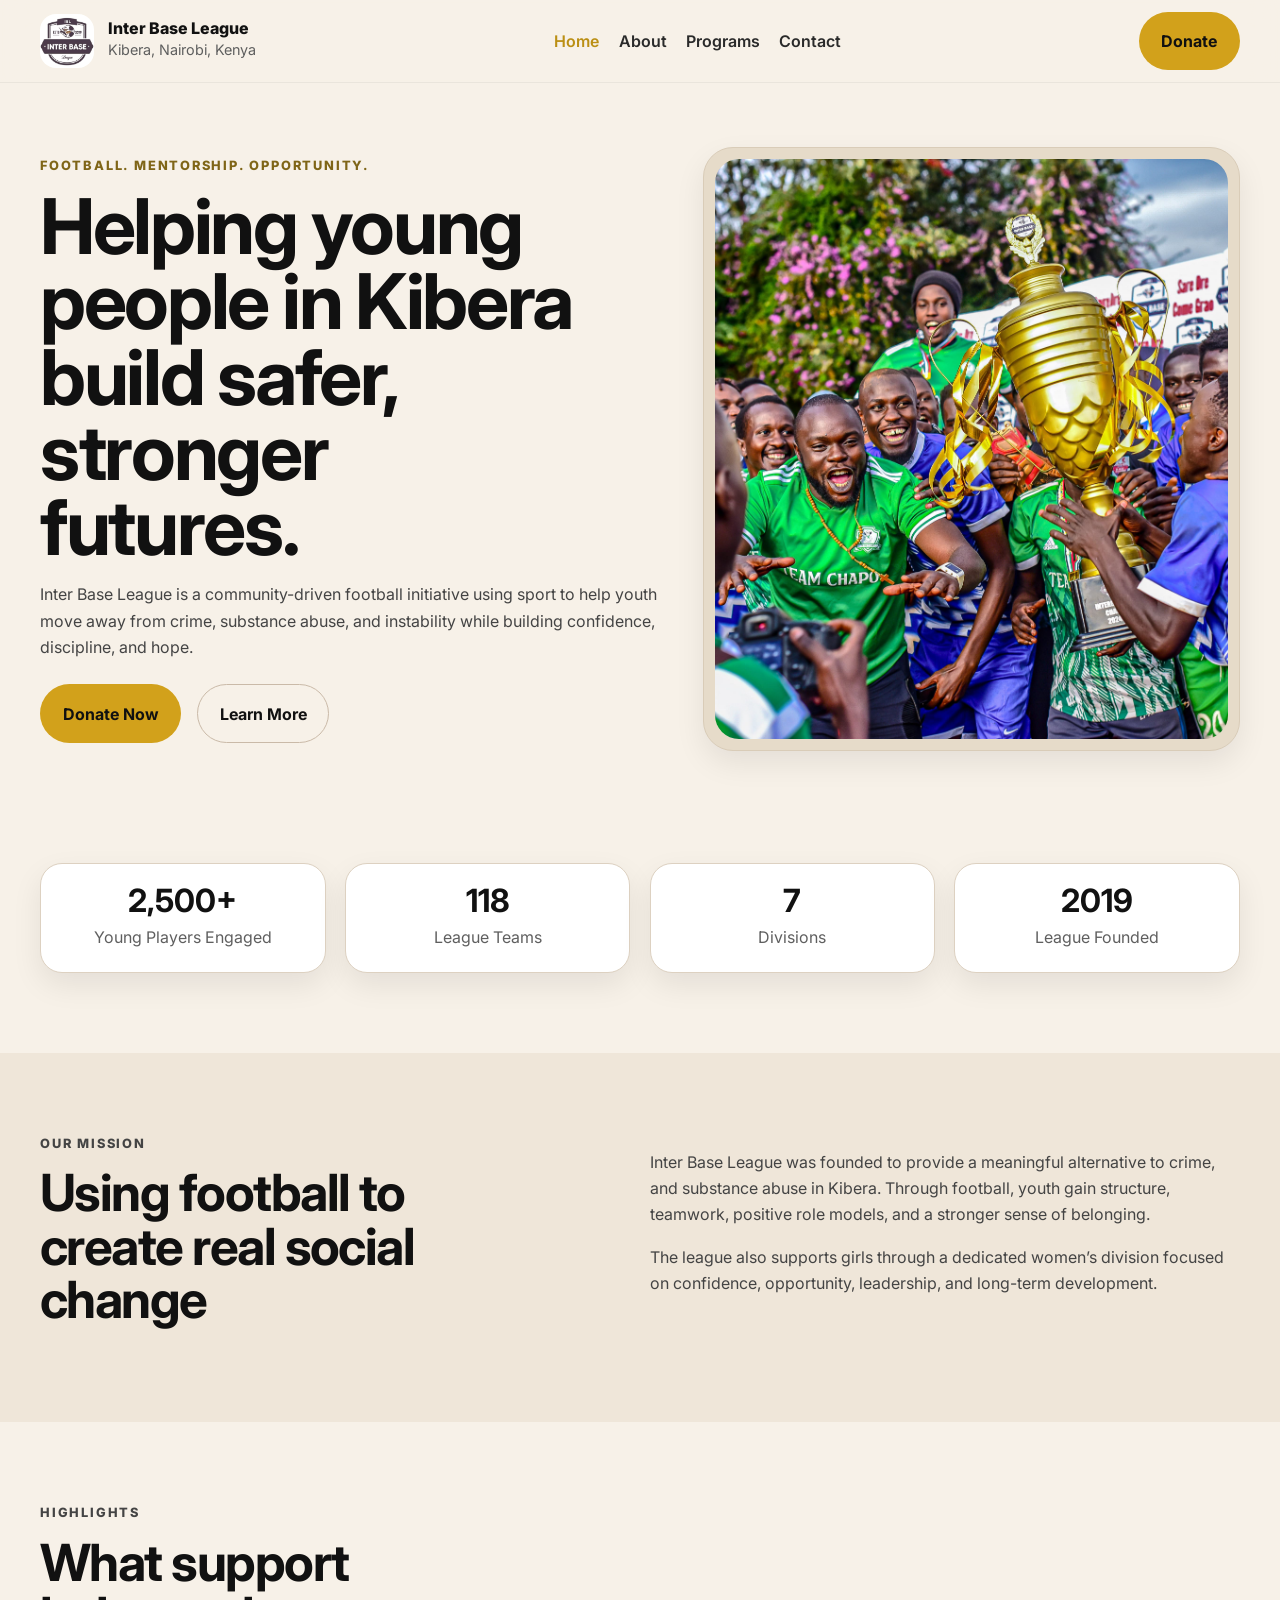
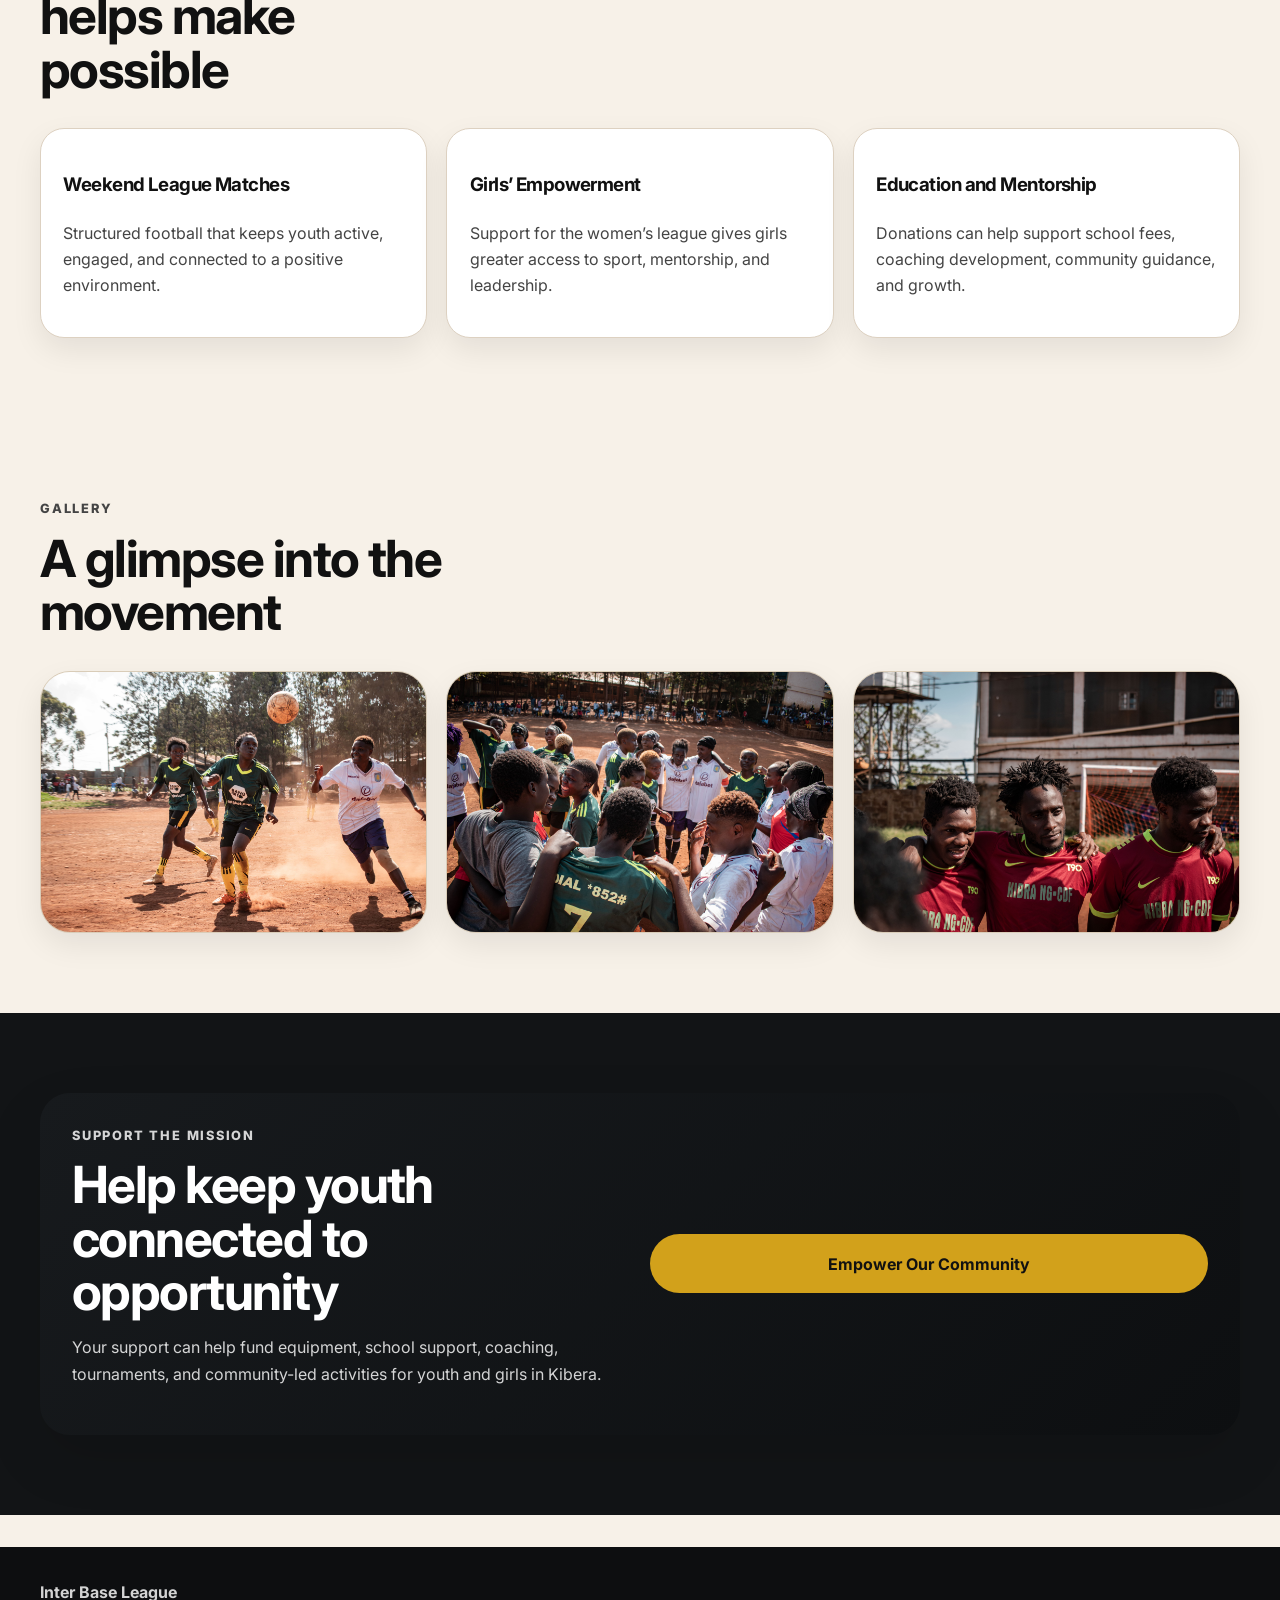
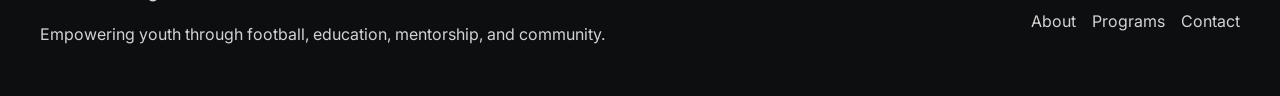
<file: index.html>
<!DOCTYPE html>
<html lang="en">
<head>
  <meta charset="UTF-8" />
  <meta name="viewport" content="width=device-width, initial-scale=1.0" />
  <title>Inter Base League | Home</title>
  <meta name="description" content="Support Inter Base League in Kibera, Nairobi through football, mentorship, education, and community development." />
  <link rel="preconnect" href="https://fonts.googleapis.com">
  <link rel="preconnect" href="https://fonts.gstatic.com" crossorigin>
  <link href="https://fonts.googleapis.com/css2?family=Inter:wght@400;500;600;700;800;900&display=swap" rel="stylesheet">
  <link rel="stylesheet" href="style.css" />
   <link rel="icon" type="image/png" href="favicon.png">
</head>
<body>
  <header class="site-header">
    <div class="container nav">
      <a href="index.html" class="brand">
        <div class="brand-mark">
          <img src="newlogo.png" alt="Inter Base League logo" onerror="this.parentElement.innerHTML='LOGO'">
        </div>
        <div class="brand-copy">
          <span class="brand-title">Inter Base League</span>
          <span class="brand-subtitle">Kibera, Nairobi, Kenya</span>
        </div>
      </a>

      <nav class="desktop-nav">
        <a href="index.html" class="active">Home</a>
        <a href="about.html">About</a>
        <a href="programs.html">Programs</a>
        <a href="contact.html">Contact</a>
      </nav>

      <div class="nav-actions">
        <a href="donate.html" class="btn btn-primary nav-btn">Donate</a>
        <button class="menu-toggle" aria-label="Open menu">☰</button>
      </div>
    </div>

    <div class="container mobile-nav">
      <div class="mobile-nav-inner">
        <a href="index.html" class="active">Home</a>
        <a href="about.html">About</a>
        <a href="programs.html">Programs</a>
        <a href="contact.html">Contact</a>
      </div>
    </div>
  </header>

  <main>
    <section class="page-hero">
      <div class="container page-hero-grid">
        <div>
          <p class="eyebrow">Football. Mentorship. Opportunity.</p>
          <h1>Helping young people in Kibera build safer, stronger futures.</h1>
          <p class="lead">
            Inter Base League is a community-driven football initiative using sport to help
            youth move away from crime, substance abuse, and instability while building
            confidence, discipline, and hope.
          </p>
          <div style="display:flex;gap:1rem;flex-wrap:wrap;margin-top:1.5rem;">
            <a href="donate.html" class="btn btn-primary">Donate Now</a>
            <a href="about.html" class="btn btn-secondary">Learn More</a>
          </div>
        </div>

        <div class="hero-frame">
          <img
            src="newhome-hero.jpg"
            alt="Inter Base League players and community"
            class="hero-media-fixed"
            onerror="this.replaceWith(Object.assign(document.createElement('div'), {className:'placeholder placeholder-tall', textContent:'Home Hero Photo Placeholder'}))"
          />
        </div>
      </div>
    </section>

    <section class="section">
      <div class="container stats-grid">
        <div class="stat-box">
          <strong>2,500+</strong>
          <span>Young Players Engaged</span>
        </div>
        <div class="stat-box">
          <strong>118</strong>
          <span>League Teams</span>
        </div>
        <div class="stat-box">
          <strong>7</strong>
          <span>Divisions</span>
        </div>
        <div class="stat-box">
          <strong>2019</strong>
          <span>League Founded</span>
        </div>
      </div>
    </section>

    <section class="section section-soft">
      <div class="container split">
        <div>
          <p class="eyebrow">Our mission</p>
          <h2>Using football to create real social change</h2>
        </div>
        <div class="copy-block">
          <p>
            Inter Base League was founded to provide a meaningful alternative to crime,
            and substance abuse in Kibera. Through football, youth gain
            structure, teamwork, positive role models, and a stronger sense of belonging.
          </p>
          <p>
            The league also supports girls through a dedicated women’s division focused on
            confidence, opportunity, leadership, and long-term development.
          </p>
        </div>
      </div>
    </section>

    <section class="section">
      <div class="container section-heading">
        <p class="eyebrow">Highlights</p>
        <h2>What support helps make possible</h2>
      </div>

      <div class="container cards-3">
        <article class="card">
          <h3>Weekend League Matches</h3>
          <p>Structured football that keeps youth active, engaged, and connected to a positive environment.</p>
        </article>
        <article class="card">
          <h3>Girls’ Empowerment</h3>
          <p>Support for the women’s league gives girls greater access to sport, mentorship, and leadership.</p>
        </article>
        <article class="card">
          <h3>Education and Mentorship</h3>
          <p>Donations can help support school fees, coaching development, community guidance, and growth.</p>
        </article>
      </div>
    </section>

    <section class="section">
      <div class="container section-heading">
        <p class="eyebrow">Gallery</p>
        <h2>A glimpse into the movement</h2>
      </div>

      <div class="container gallery-grid">
        <div class="gallery-card">
          <img src="newgallery-1.jpg" alt="Inter Base League gallery image 1" class="media image-small" onerror="this.replaceWith(Object.assign(document.createElement('div'), {className:'placeholder placeholder-small', textContent:'Gallery Photo 1'}))">
        </div>
        <div class="gallery-card">
          <img src="newgallery-2.jpg" alt="Inter Base League gallery image 2" class="media image-small" onerror="this.replaceWith(Object.assign(document.createElement('div'), {className:'placeholder placeholder-small', textContent:'Gallery Photo 2'}))">
        </div>
        <div class="gallery-card">
          <img src="newgallery-3.jpg" alt="Inter Base League gallery image 3" class="media image-small" onerror="this.replaceWith(Object.assign(document.createElement('div'), {className:'placeholder placeholder-small', textContent:'Gallery Photo 3'}))">
        </div>
      </div>
    </section>

    <section class="section section-dark">
      <div class="container cta-banner">
        <div class="cta-grid">
          <div>
            <p class="eyebrow eyebrow-light">Support the mission</p>
            <h2>Help keep youth connected to opportunity</h2>
            <p>
              Your support can help fund equipment, school support, coaching, tournaments,
              and community-led activities for youth and girls in Kibera.
            </p>
          </div>
          <div style="display:flex;flex-direction:column;gap:1rem;justify-content:center;">
            <a href="donate.html" class="btn btn-primary btn-block">Empower Our Community</a>
          </div>
        </div>
      </div>
    </section>
  </main>

  <footer class="site-footer">
    <div class="container footer-grid">
      <div>
        <strong>Inter Base League</strong>
        <p>Empowering youth through football, education, mentorship, and community.</p>
      </div>
      <div class="footer-links">
        <a href="about.html">About</a>
        <a href="programs.html">Programs</a>
        <a href="contact.html">Contact</a>
      </div>
    </div>
  </footer>

  <script src="script.js"></script>
</body>
</html>
</file>
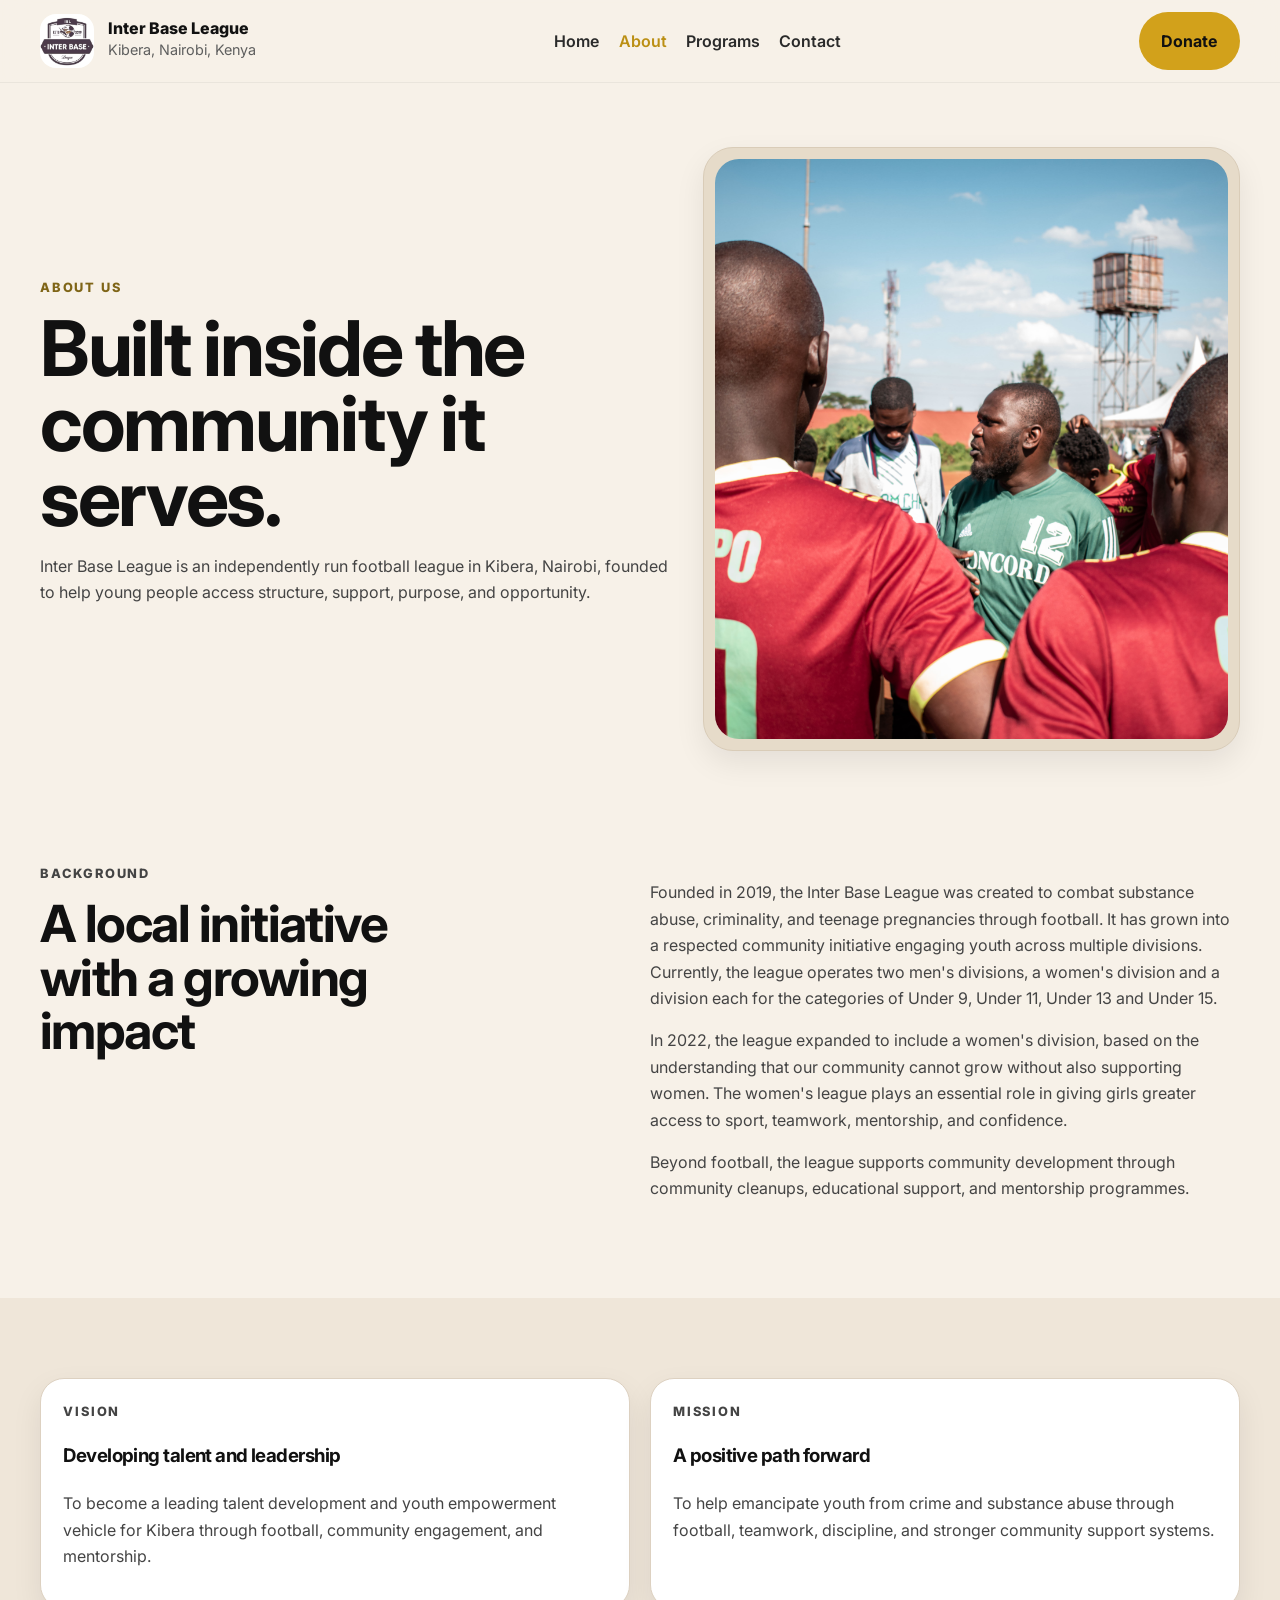
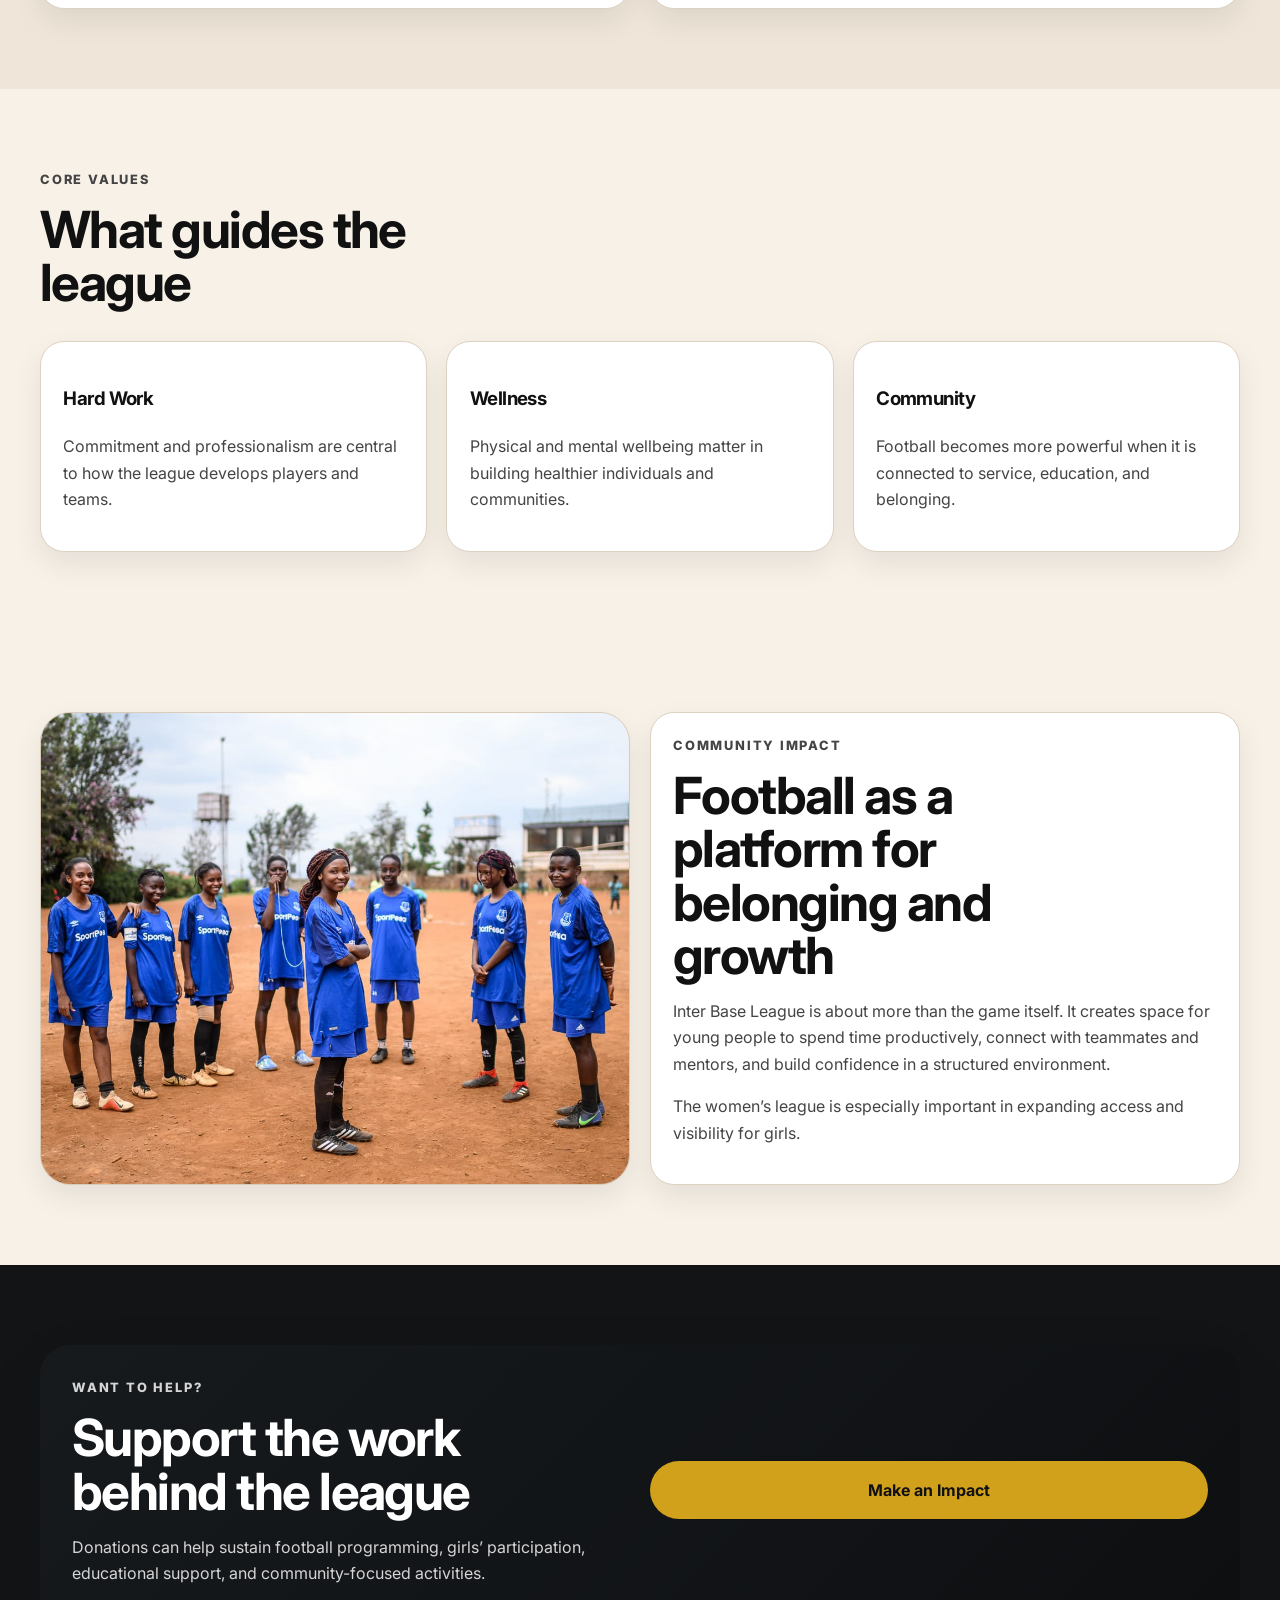
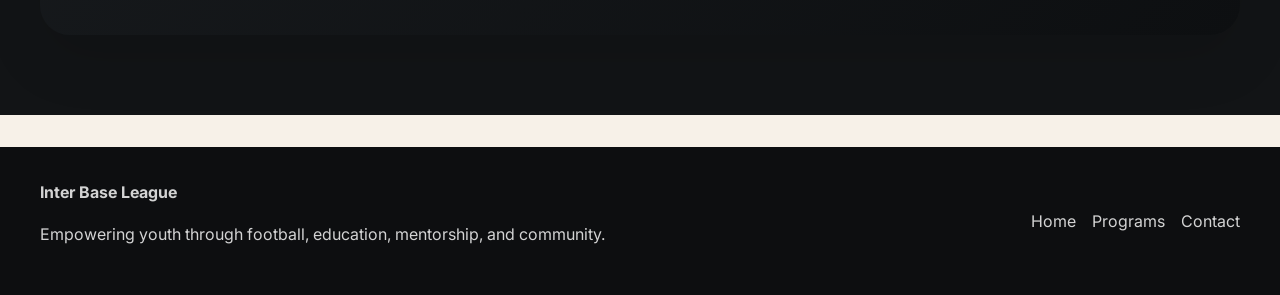
<file: about.html>
<!DOCTYPE html>
<html lang="en">
<head>
  <meta charset="UTF-8" />
  <meta name="viewport" content="width=device-width, initial-scale=1.0" />
  <title>Inter Base League | About</title>
  <meta name="description" content="Learn about Inter Base League, its mission, vision, and community impact in Kibera, Nairobi." />
  <link rel="preconnect" href="https://fonts.googleapis.com">
  <link rel="preconnect" href="https://fonts.gstatic.com" crossorigin>
  <link href="https://fonts.googleapis.com/css2?family=Inter:wght@400;500;600;700;800;900&display=swap" rel="stylesheet">
  <link rel="stylesheet" href="style.css" />
</head>
<body>
  <header class="site-header">
    <div class="container nav">
      <a href="index.html" class="brand">
        <div class="brand-mark">
          <img src="newlogo.png" alt="Inter Base League logo" onerror="this.parentElement.innerHTML='LOGO'">
        </div>
        <div class="brand-copy">
          <span class="brand-title">Inter Base League</span>
          <span class="brand-subtitle">Kibera, Nairobi, Kenya</span>
        </div>
      </a>

      <nav class="desktop-nav">
        <a href="index.html">Home</a>
        <a href="about.html" class="active">About</a>
        <a href="programs.html">Programs</a>
        <a href="contact.html">Contact</a>
      </nav>

      <div class="nav-actions">
        <a href="donate.html" class="btn btn-primary nav-btn">Donate</a>
        <button class="menu-toggle" aria-label="Open menu">☰</button>
      </div>
    </div>

    <div class="container mobile-nav">
      <div class="mobile-nav-inner">
        <a href="index.html">Home</a>
        <a href="about.html" class="active">About</a>
        <a href="programs.html">Programs</a>
        <a href="contact.html">Contact</a>
      </div>
    </div>
  </header>

  <main>
    <section class="page-hero">
      <div class="container page-hero-grid">
        <div>
          <p class="eyebrow">About us</p>
          <h1>Built inside the community it serves.</h1>
          <p class="lead">
            Inter Base League is an independently run football league in Kibera, Nairobi,
            founded to help young people access structure, support, purpose, and opportunity.
          </p>
        </div>
        <div class="hero-frame">
          <img
            src="newabout-hero.jpg"
            alt="About Inter Base League"
            class="hero-media-fixed"
            onerror="this.replaceWith(Object.assign(document.createElement('div'), {className:'placeholder placeholder-tall', textContent:'About Page Photo Placeholder'}))"
          />
        </div>
      </div>
    </section>

    <section class="section">
      <div class="container split">
        <div>
          <p class="eyebrow">Background</p>
          <h2>A local initiative with a growing impact</h2>
        </div>
        <div class="copy-block">
          <p>
            Founded in 2019, the Inter Base League was created to combat substance abuse,
            criminality, and teenage pregnancies through football. It has grown into a
            respected community initiative engaging youth across multiple divisions. 
            Currently, the league operates two men's divisions, a women's division and a 
            division each for the categories of Under 9, Under 11, Under 13 and Under 15.
          </p>
          <p>
            In 2022, the league expanded to include a women's division, based on the understanding
            that our community cannot grow without also supporting women. The women's league plays an
            essential role in giving girls greater access to sport, teamwork, mentorship, and confidence.
          </p>
          <p>
            Beyond football, the league supports community development through community cleanups,
            educational support, and mentorship programmes.
          </p>
        </div>
      </div>
    </section>

    <section class="section section-soft">
      <div class="container cards-2">
        <article class="card">
          <p class="eyebrow">Vision</p>
          <h3>Developing talent and leadership</h3>
          <p>
            To become a leading talent development and youth empowerment vehicle for Kibera
            through football, community engagement, and mentorship.
          </p>
        </article>

        <article class="card">
          <p class="eyebrow">Mission</p>
          <h3>A positive path forward</h3>
          <p>
            To help emancipate youth from crime and substance abuse through football,
            teamwork, discipline, and stronger community support systems.
          </p>
        </article>
      </div>
    </section>

    <section class="section">
      <div class="container section-heading">
        <p class="eyebrow">Core Values</p>
        <h2>What guides the league</h2>
      </div>

      <div class="container cards-3">
        <article class="card">
          <h3>Hard Work</h3>
          <p>Commitment and professionalism are central to how the league develops players and teams.</p>
        </article>
        <article class="card">
          <h3>Wellness</h3>
          <p>Physical and mental wellbeing matter in building healthier individuals and communities.</p>
        </article>
        <article class="card">
          <h3>Community</h3>
          <p>Football becomes more powerful when it is connected to service, education, and belonging.</p>
        </article>
      </div>
    </section>

    <section class="section">
      <div class="container two-col">
        <div class="image-card">
          <img
            src="newwomens-league-1.jpg"
            alt="Girls participating in Inter Base League"
            class="media image-medium"
            onerror="this.replaceWith(Object.assign(document.createElement('div'), {className:'placeholder placeholder-medium', textContent:'Women’s League Photo Placeholder'}))"
          />
        </div>
        <div class="side-panel">
          <p class="eyebrow">Community Impact</p>
          <h2>Football as a platform for belonging and growth</h2>
          <p>
            Inter Base League is about more than the game itself. It creates space for young
            people to spend time productively, connect with teammates and mentors, and build
            confidence in a structured environment.
          </p>
          <p>
            The women’s league is especially important in expanding access and visibility for girls.
          </p>
        </div>
      </div>
    </section>

    <section class="section section-dark">
      <div class="container cta-banner">
        <div class="cta-grid">
          <div>
            <p class="eyebrow eyebrow-light">Want to help?</p>
            <h2>Support the work behind the league</h2>
            <p>
              Donations can help sustain football programming, girls’ participation,
              educational support, and community-focused activities.
            </p>
          </div>
          <div style="display:flex;align-items:center;">
            <a href="donate.html" class="btn btn-primary btn-block">Make an Impact</a>
          </div>
        </div>
      </div>
    </section>
  </main>

  <footer class="site-footer">
    <div class="container footer-grid">
      <div>
        <strong>Inter Base League</strong>
        <p>Empowering youth through football, education, mentorship, and community.</p>
      </div>
      <div class="footer-links">
        <a href="index.html">Home</a>
        <a href="programs.html">Programs</a>
        <a href="contact.html">Contact</a>
      </div>
    </div>
  </footer>

  <script src="script.js"></script>
</body>
</html>
</file>
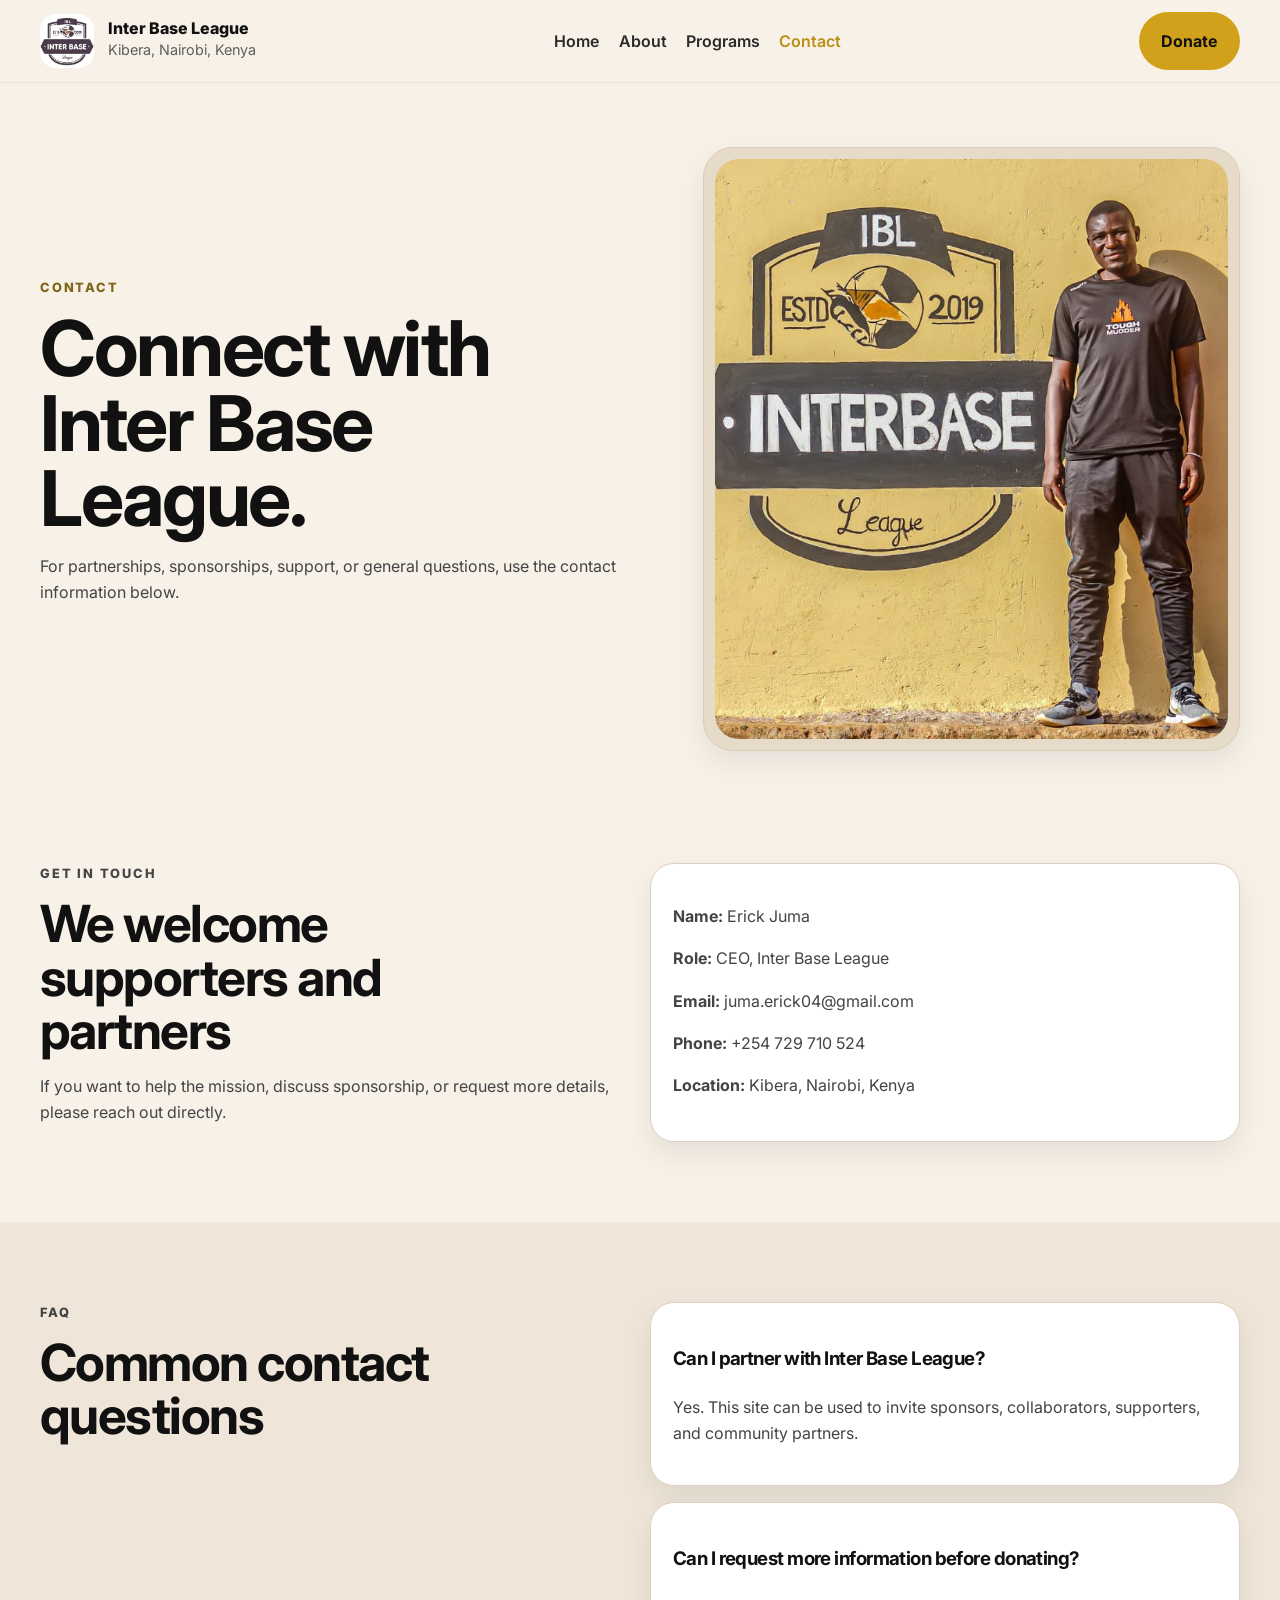
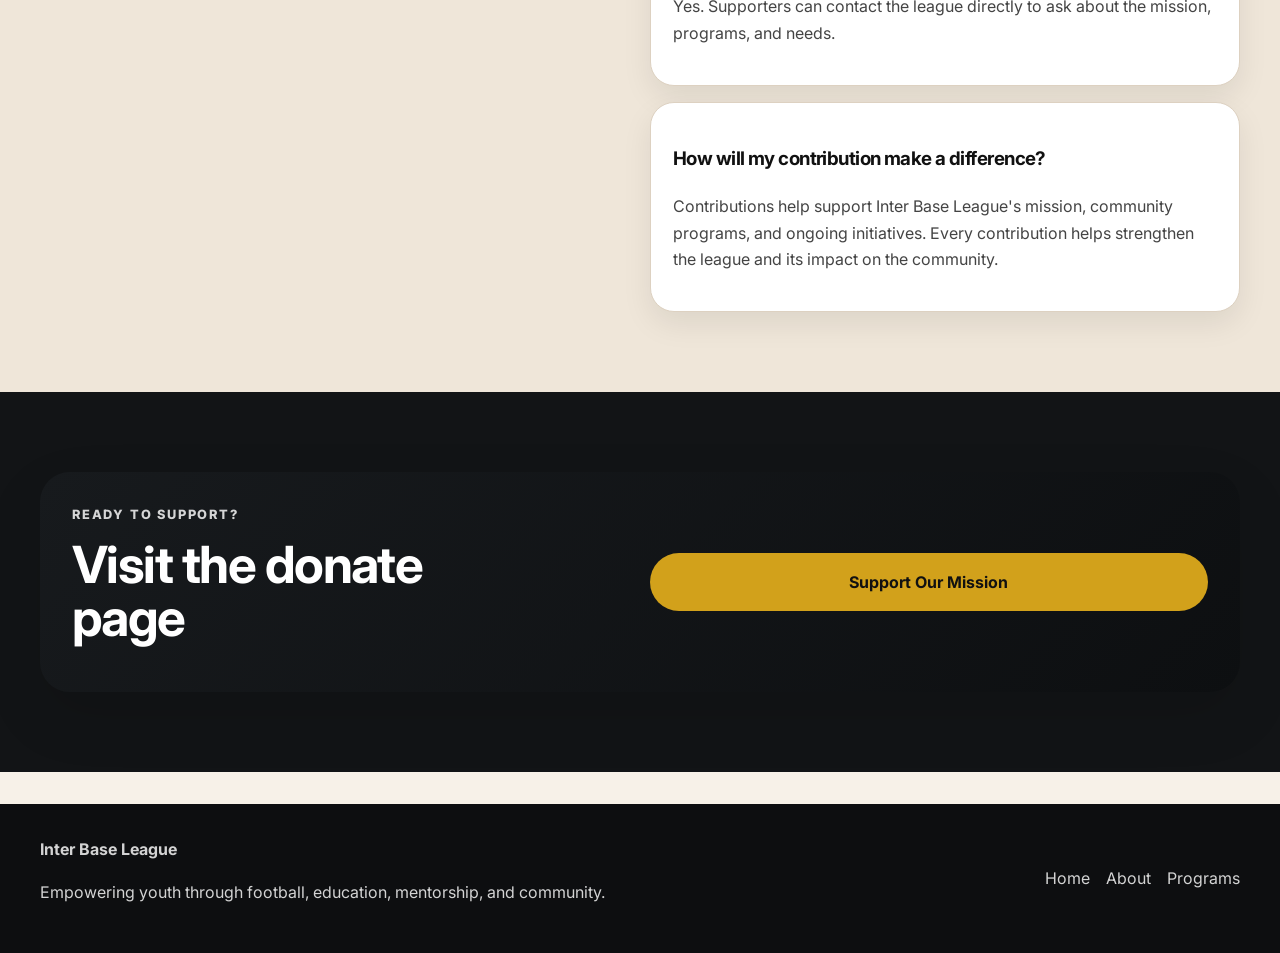
<file: contact.html>
<!DOCTYPE html>
<html lang="en">
<head>
  <meta charset="UTF-8" />
  <meta name="viewport" content="width=device-width, initial-scale=1.0" />
  <title>Inter Base League | Contact</title>
  <meta name="description" content="Contact Inter Base League for donations, partnerships, sponsorships, and more information." />
  <link rel="preconnect" href="https://fonts.googleapis.com">
  <link rel="preconnect" href="https://fonts.gstatic.com" crossorigin>
  <link href="https://fonts.googleapis.com/css2?family=Inter:wght@400;500;600;700;800;900&display=swap" rel="stylesheet">
  <link rel="stylesheet" href="style.css" />
</head>
<body>
  <header class="site-header">
    <div class="container nav">
      <a href="index.html" class="brand">
        <div class="brand-mark">
          <img src="newlogo.png" alt="Inter Base League logo" onerror="this.parentElement.innerHTML='LOGO'">
        </div>
        <div class="brand-copy">
          <span class="brand-title">Inter Base League</span>
          <span class="brand-subtitle">Kibera, Nairobi, Kenya</span>
        </div>
      </a>

      <nav class="desktop-nav">
        <a href="index.html">Home</a>
        <a href="about.html">About</a>
        <a href="programs.html">Programs</a>
        <a href="contact.html" class="active">Contact</a>
      </nav>

      <div class="nav-actions">
        <a href="donate.html" class="btn btn-primary nav-btn">Donate</a>
        <button class="menu-toggle" aria-label="Open menu">☰</button>
      </div>
    </div>

    <div class="container mobile-nav">
      <div class="mobile-nav-inner">
        <a href="index.html">Home</a>
        <a href="about.html">About</a>
        <a href="programs.html">Programs</a>
        <a href="contact.html" class="active">Contact</a>
      </div>
    </div>
  </header>

  <main>
    <section class="page-hero">
      <div class="container page-hero-grid">
        <div>
          <p class="eyebrow">Contact</p>
          <h1>Connect with Inter Base League.</h1>
          <p class="lead">
            For partnerships, sponsorships, support, or general questions, use the contact information below.
          </p>
        </div>
        <div class="hero-frame">
          <img
            src="newcontact-hero.jpg"
            alt="Contact Inter Base League"
            class="hero-media-fixed"
            onerror="this.replaceWith(Object.assign(document.createElement('div'), {className:'placeholder placeholder-tall', textContent:'Contact Page Photo Placeholder'}))"
          />
        </div>
      </div>
    </section>

    <section class="section">
      <div class="container contact-grid">
        <div>
          <p class="eyebrow">Get in touch</p>
          <h2>We welcome supporters and partners</h2>
          <p class="section-intro-text">
            If you want to help the mission, discuss sponsorship, or request more details,
            please reach out directly.
          </p>
        </div>

        <div class="contact-card">
          <p><strong>Name:</strong> Erick Juma</p>
          <p><strong>Role:</strong> CEO, Inter Base League</p>
          <p><strong>Email:</strong> juma.erick04@gmail.com</p>
          <p><strong>Phone:</strong> +254 729 710 524</p>
          <p><strong>Location:</strong> Kibera, Nairobi, Kenya</p>
        </div>
      </div>
    </section>

    <section class="section section-soft">
      <div class="container faq-grid">
        <div>
          <p class="eyebrow">FAQ</p>
          <h2>Common contact questions</h2>
        </div>

        <div>
          <div class="faq-item">
            <h3>Can I partner with Inter Base League?</h3>
            <p>Yes. This site can be used to invite sponsors, collaborators, supporters, and community partners.</p>
          </div>
          <div class="faq-item" style="margin-top:1rem;">
            <h3>Can I request more information before donating?</h3>
            <p>Yes. Supporters can contact the league directly to ask about the mission, programs, and needs.</p>
          </div>
          <div class="faq-item" style="margin-top:1rem;">
            <h3>How will my contribution make a difference?</h3>
            <p>Contributions help support Inter Base League's mission, community programs, and ongoing initiatives. 
              Every contribution helps strengthen the league and its impact on the community.</p>
          </div>
        </div>
      </div>
    </section>

    <section class="section section-dark">
      <div class="container cta-banner">
        <div class="cta-grid">
          <div>
            <p class="eyebrow eyebrow-light">Ready to support?</p>
            <h2>Visit the donate page</h2>
          </div>
          <div style="display:flex;align-items:center;">
            <a href="donate.html" class="btn btn-primary btn-block">Support Our Mission</a>
          </div>
        </div>
      </div>
    </section>
  </main>

  <footer class="site-footer">
    <div class="container footer-grid">
      <div>
        <strong>Inter Base League</strong>
        <p>Empowering youth through football, education, mentorship, and community.</p>
      </div>
      <div class="footer-links">
        <a href="index.html">Home</a>
        <a href="about.html">About</a>
        <a href="programs.html">Programs</a>
      </div>
    </div>
  </footer>

  <script src="script.js"></script>
</body>
</html>
</file>
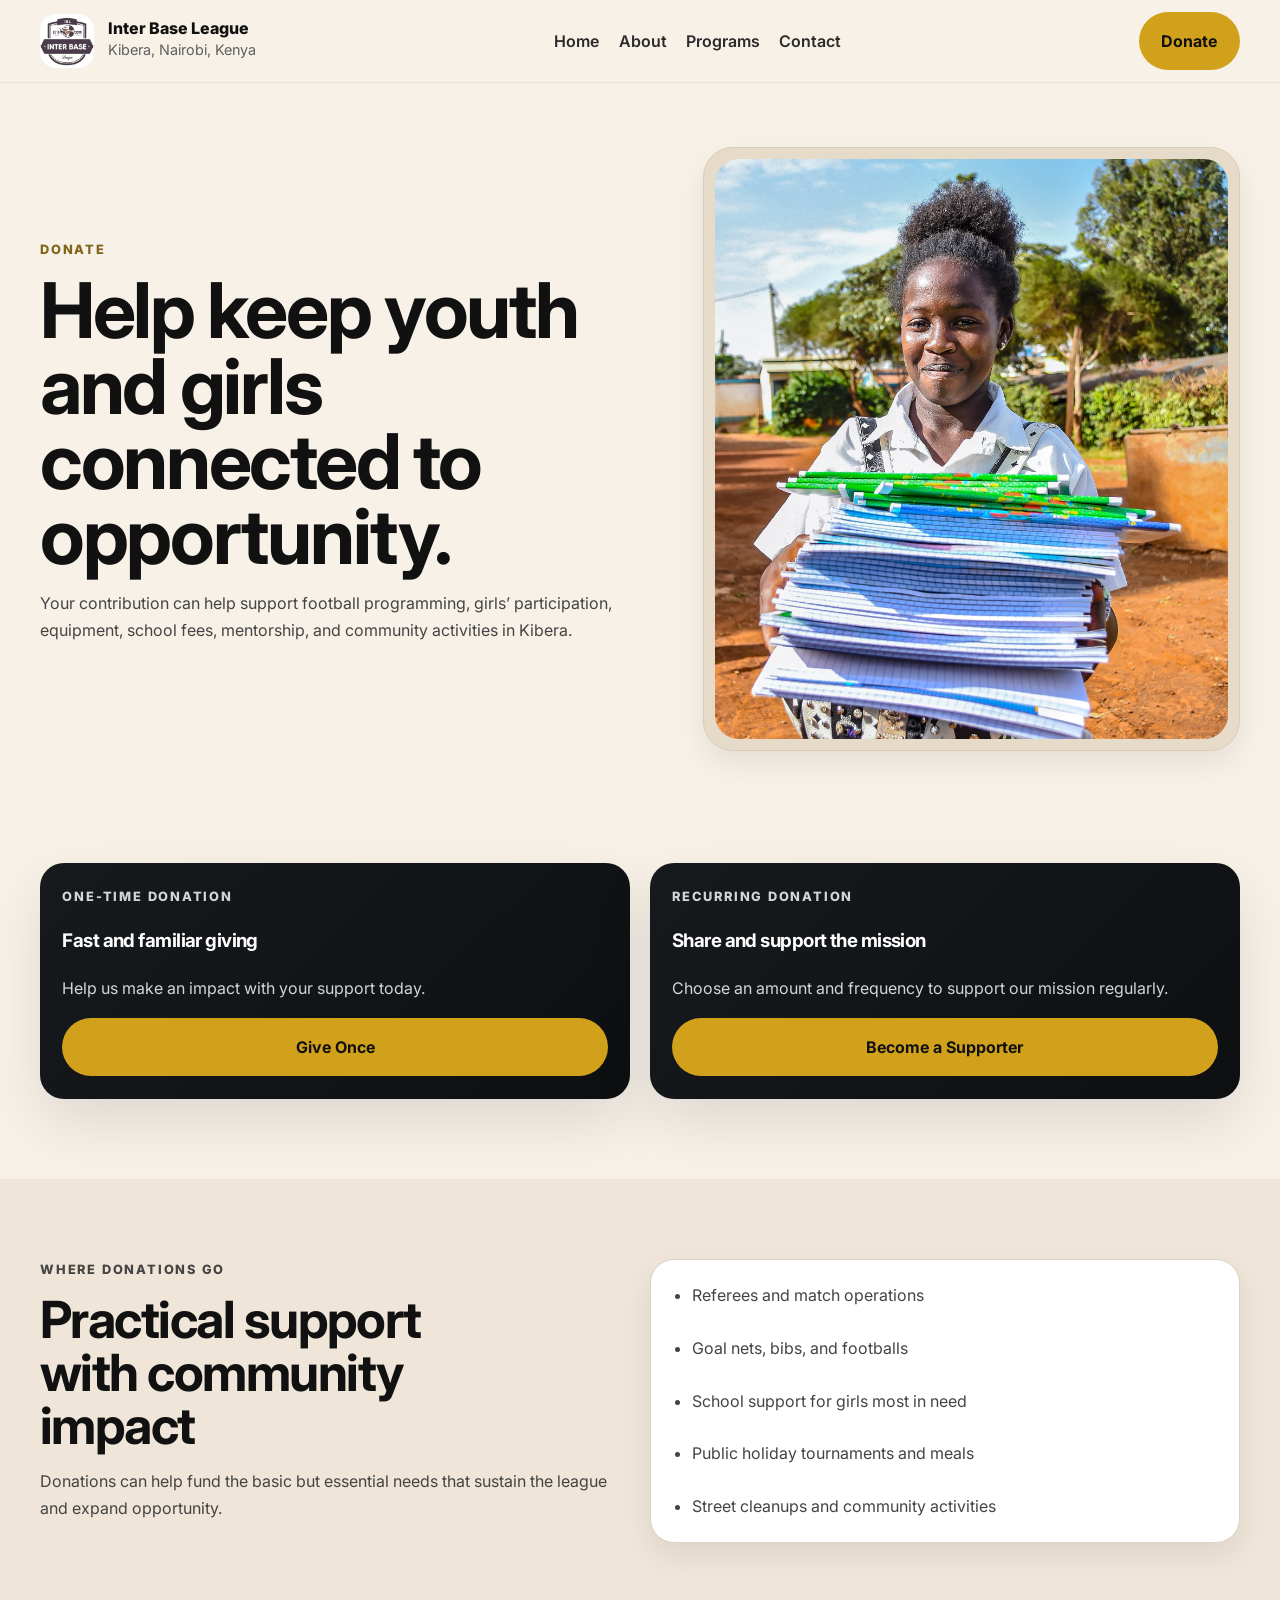
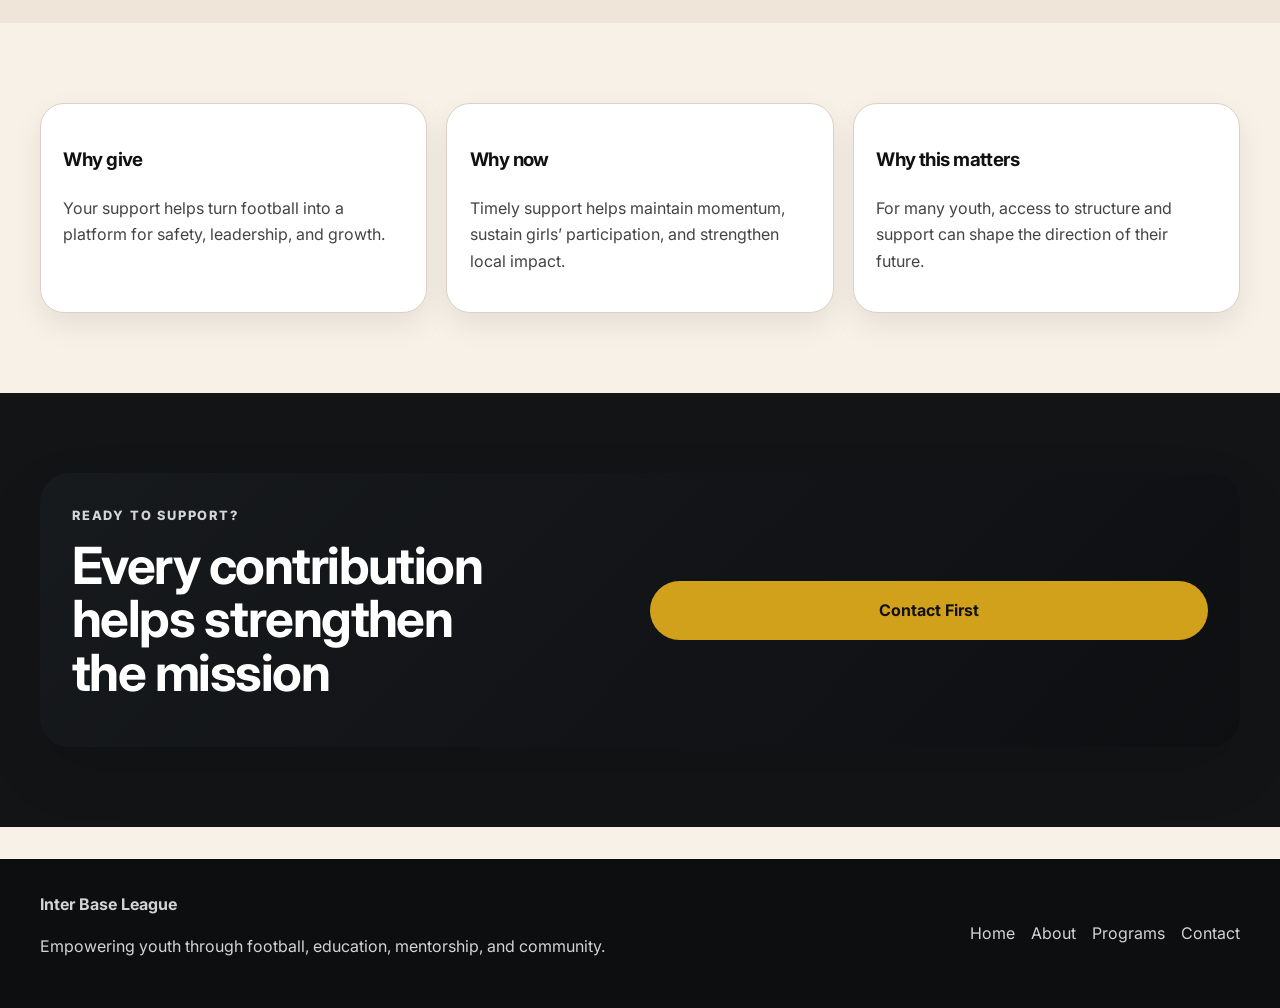
<file: donate.html>
<!DOCTYPE html>
<html lang="en">
<head>
  <meta charset="UTF-8" />
  <meta name="viewport" content="width=device-width, initial-scale=1.0" />
  <title>Inter Base League | Donate</title>
  <meta name="description" content="Donate to support Inter Base League's youth football, girls' programming, mentorship, education, and community work in Kibera." />
  <link rel="preconnect" href="https://fonts.googleapis.com">
  <link rel="preconnect" href="https://fonts.gstatic.com" crossorigin>
  <link href="https://fonts.googleapis.com/css2?family=Inter:wght@400;500;600;700;800;900&display=swap" rel="stylesheet">
  <link rel="stylesheet" href="style.css" />
</head>
<body>
  <header class="site-header">
    <div class="container nav">
      <a href="index.html" class="brand">
        <div class="brand-mark">
          <img src="newlogo.png" alt="Inter Base League logo" onerror="this.parentElement.innerHTML='LOGO'">
        </div>
        <div class="brand-copy">
          <span class="brand-title">Inter Base League</span>
          <span class="brand-subtitle">Kibera, Nairobi, Kenya</span>
        </div>
      </a>

      <nav class="desktop-nav">
        <a href="index.html">Home</a>
        <a href="about.html">About</a>
        <a href="programs.html">Programs</a>
        <a href="contact.html">Contact</a>
      </nav>

      <div class="nav-actions">
        <a href="donate.html" class="btn btn-primary nav-btn">Donate</a>
        <button class="menu-toggle" aria-label="Open menu">☰</button>
      </div>
    </div>

    <div class="container mobile-nav">
      <div class="mobile-nav-inner">
        <a href="index.html">Home</a>
        <a href="about.html">About</a>
        <a href="programs.html">Programs</a>
        <a href="contact.html">Contact</a>
      </div>
    </div>
  </header>

  <main>
    <section class="page-hero">
      <div class="container page-hero-grid">
        <div>
          <p class="eyebrow">Donate</p>
          <h1>Help keep youth and girls connected to opportunity.</h1>
          <p class="lead">
            Your contribution can help support football programming, girls’ participation,
            equipment, school fees, mentorship, and community activities in Kibera.
          </p>
        </div>
        <div class="hero-frame">
          <img
            src="newdonate-hero.jpg"
            alt="Support Inter Base League"
            class="hero-media-fixed"
            onerror="this.replaceWith(Object.assign(document.createElement('div'), {className:'placeholder placeholder-tall', textContent:'Donate Page Photo Placeholder'}))"
          />
        </div>
      </div>
    </section>

    <section class="section">
      <div class="container cards-2">
        <article class="panel dark">
          <p class="eyebrow eyebrow-light">One-Time Donation</p>
          <h3>Fast and familiar giving</h3>
          <p>
            Help us make an impact with your support today.
          </p>
          <a href="https://paystack.shop/pay/help-our-mission" target="_blank" rel="noopener" class="btn btn-primary btn-block">Give Once</a>
        </article>

        <article class="panel dark">
          <p class="eyebrow eyebrow-light">Recurring Donation</p>
          <h3>Share and support the mission</h3>
          <p>
            Choose an amount and frequency to support our mission regularly.
          </p>
          <a href="https://paystack.shop/pay/become-a-supporter" target="_blank" rel="noopener" class="btn btn-primary btn-block">Become a Supporter</a>
        </article>
      </div>
    </section>

    <section class="section section-soft">
      <div class="container split">
        <div>
          <p class="eyebrow">Where donations go</p>
          <h2>Practical support with community impact</h2>
          <p class="section-intro-text">
            Donations can help fund the basic but essential needs that sustain the league and expand opportunity.
          </p>
        </div>

        <div class="list-card">
          <ul class="list-clean">
            <li>Referees and match operations</li>
            <br>
            <li>Goal nets, bibs, and footballs</li>
            <br>
            <li>School support for girls most in need</li>
            <br>
            <li>Public holiday tournaments and meals</li>
            <br>
            <li>Street cleanups and community activities</li>
          </ul>
        </div>
      </div>
    </section>

    <section class="section">
      <div class="container cards-3">
        <article class="card">
          <h3>Why give</h3>
          <p>Your support helps turn football into a platform for safety, leadership, and growth.</p>
        </article>
        <article class="card">
          <h3>Why now</h3>
          <p>Timely support helps maintain momentum, sustain girls’ participation, and strengthen local impact.</p>
        </article>
        <article class="card">
          <h3>Why this matters</h3>
          <p>For many youth, access to structure and support can shape the direction of their future.</p>
        </article>
      </div>
    </section>

    <section class="section section-dark">
      <div class="container cta-banner">
        <div class="cta-grid">
          <div>
            <p class="eyebrow eyebrow-light">Ready to support?</p>
            <h2>Every contribution helps strengthen the mission</h2>
          </div>
          <div style="display:flex;align-items:center;">
            <a href="contact.html" class="btn btn-primary btn-block">Contact First</a>
          </div>
        </div>
      </div>
    </section>
  </main>

  <footer class="site-footer">
    <div class="container footer-grid">
      <div>
        <strong>Inter Base League</strong>
        <p>Empowering youth through football, education, mentorship, and community.</p>
      </div>
      <div class="footer-links">
        <a href="index.html">Home</a>
        <a href="about.html">About</a>
        <a href="programs.html">Programs</a>
        <a href="contact.html">Contact</a>
      </div>
    </div>
  </footer>

  <script src="script.js"></script>
</body>
</html>
</file>
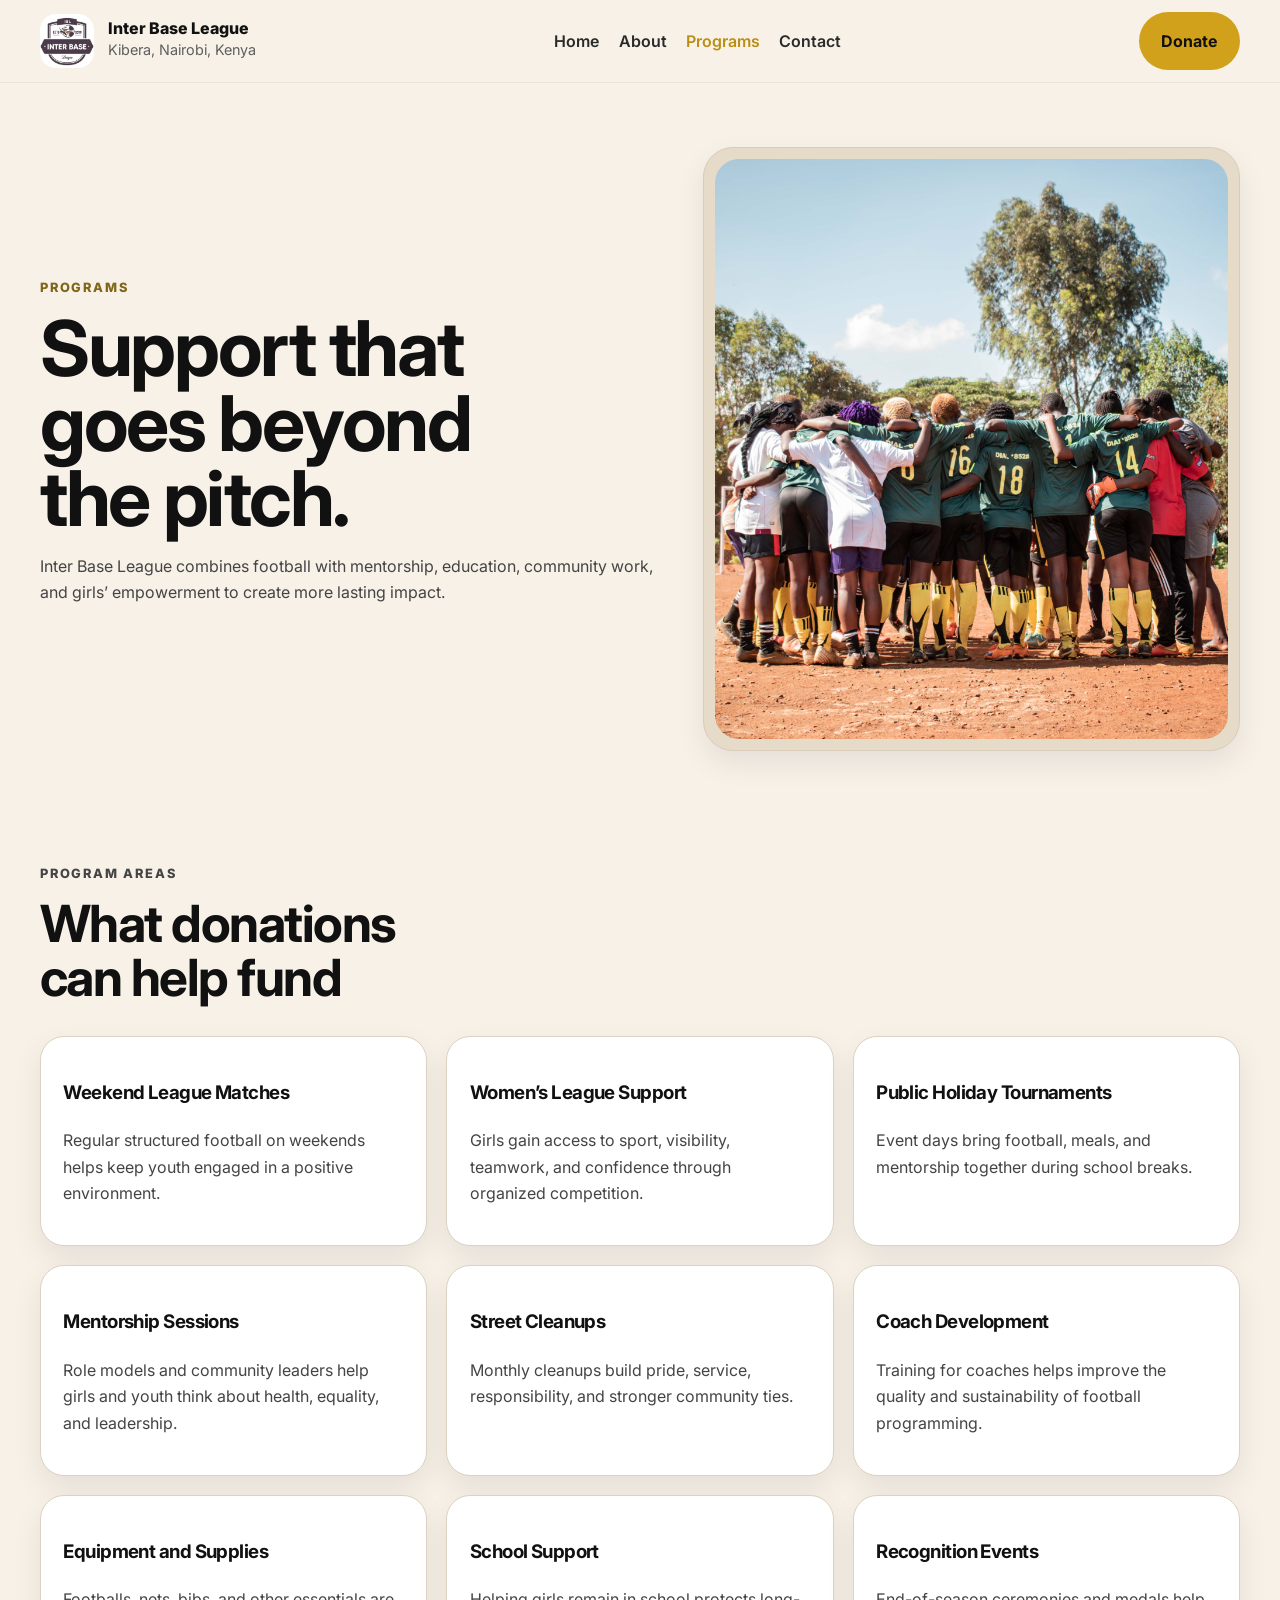
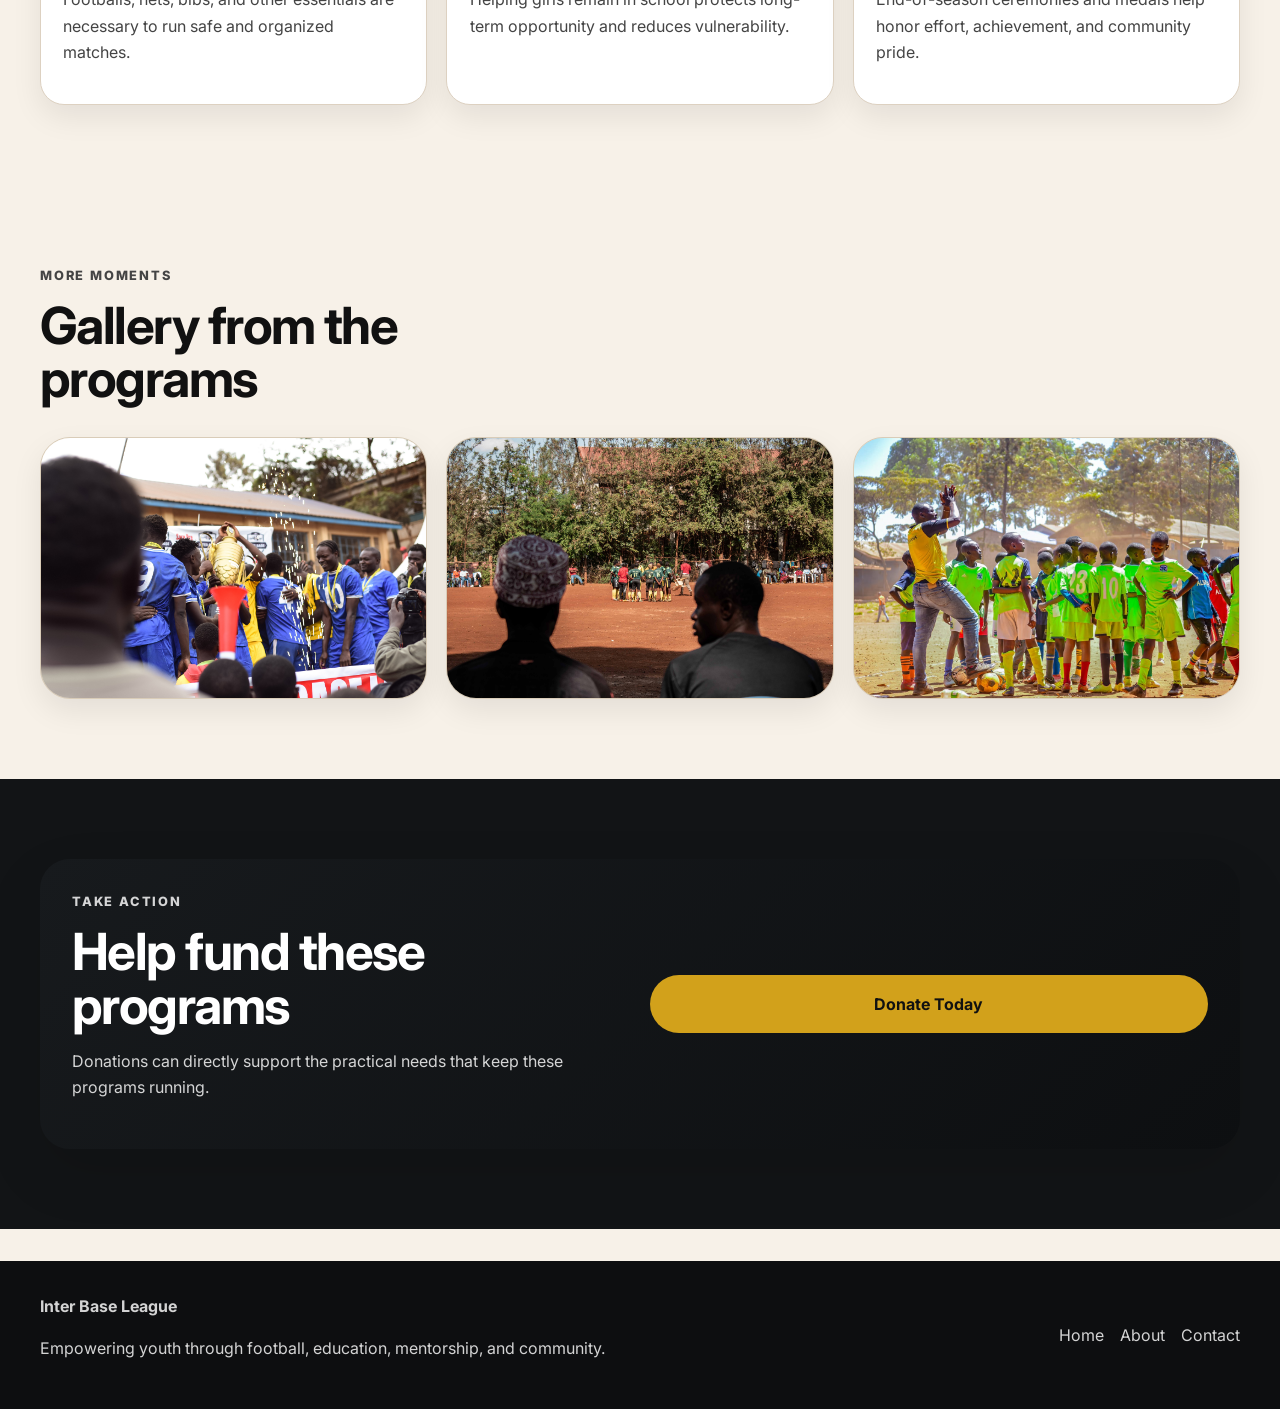
<file: programs.html>
<!DOCTYPE html>
<html lang="en">
<head>
  <meta charset="UTF-8" />
  <meta name="viewport" content="width=device-width, initial-scale=1.0" />
  <title>Inter Base League | Programs</title>
  <meta name="description" content="Explore the programs supported by Inter Base League, including girls' football, mentorship, education, equipment, and community initiatives." />
  <link rel="preconnect" href="https://fonts.googleapis.com">
  <link rel="preconnect" href="https://fonts.gstatic.com" crossorigin>
  <link href="https://fonts.googleapis.com/css2?family=Inter:wght@400;500;600;700;800;900&display=swap" rel="stylesheet">
  <link rel="stylesheet" href="style.css" />
</head>
<body>
  <header class="site-header">
    <div class="container nav">
      <a href="index.html" class="brand">
        <div class="brand-mark">
          <img src="newlogo.png" alt="Inter Base League logo" onerror="this.parentElement.innerHTML='LOGO'">
        </div>
        <div class="brand-copy">
          <span class="brand-title">Inter Base League</span>
          <span class="brand-subtitle">Kibera, Nairobi, Kenya</span>
        </div>
      </a>

      <nav class="desktop-nav">
        <a href="index.html">Home</a>
        <a href="about.html">About</a>
        <a href="programs.html" class="active">Programs</a>
        <a href="contact.html">Contact</a>
      </nav>

      <div class="nav-actions">
        <a href="donate.html" class="btn btn-primary nav-btn">Donate</a>
        <button class="menu-toggle" aria-label="Open menu">☰</button>
      </div>
    </div>

    <div class="container mobile-nav">
      <div class="mobile-nav-inner">
        <a href="index.html">Home</a>
        <a href="about.html">About</a>
        <a href="programs.html" class="active">Programs</a>
        <a href="contact.html">Contact</a>
      </div>
    </div>
  </header>

  <main>
    <section class="page-hero">
      <div class="container page-hero-grid">
        <div>
          <p class="eyebrow">Programs</p>
          <h1>Support that goes beyond the pitch.</h1>
          <p class="lead">
            Inter Base League combines football with mentorship, education, community work,
            and girls’ empowerment to create more lasting impact.
          </p>
        </div>
        <div class="hero-frame">
          <img
            src="newprograms-hero.jpg"
            alt="Inter Base League programs"
            class="hero-media-fixed"
            onerror="this.replaceWith(Object.assign(document.createElement('div'), {className:'placeholder placeholder-tall', textContent:'Programs Photo Placeholder'}))"
          />
        </div>
      </div>
    </section>

    <section class="section">
      <div class="container section-heading">
        <p class="eyebrow">Program areas</p>
        <h2>What donations can help fund</h2>
      </div>

      <div class="container programs-grid">
        <article class="card">
          <h3>Weekend League Matches</h3>
          <p>Regular structured football on weekends helps keep youth engaged in a positive environment.</p>
        </article>
        <article class="card">
          <h3>Women’s League Support</h3>
          <p>Girls gain access to sport, visibility, teamwork, and confidence through organized competition.</p>
        </article>
        <article class="card">
          <h3>Public Holiday Tournaments</h3>
          <p>Event days bring football, meals, and mentorship together during school breaks.</p>
        </article>
        <article class="card">
          <h3>Mentorship Sessions</h3>
          <p>Role models and community leaders help girls and youth think about health, equality, and leadership.</p>
        </article>
        <article class="card">
          <h3>Street Cleanups</h3>
          <p>Monthly cleanups build pride, service, responsibility, and stronger community ties.</p>
        </article>
        <article class="card">
          <h3>Coach Development</h3>
          <p>Training for coaches helps improve the quality and sustainability of football programming.</p>
        </article>
        <article class="card">
          <h3>Equipment and Supplies</h3>
          <p>Footballs, nets, bibs, and other essentials are necessary to run safe and organized matches.</p>
        </article>
        <article class="card">
          <h3>School Support</h3>
          <p>Helping girls remain in school protects long-term opportunity and reduces vulnerability.</p>
        </article>
        <article class="card">
          <h3>Recognition Events</h3>
          <p>End-of-season ceremonies and medals help honor effort, achievement, and community pride.</p>
        </article>
      </div>
    </section>

    <section class="section">
      <div class="container section-heading">
        <p class="eyebrow">More moments</p>
        <h2>Gallery from the programs</h2>
      </div>

      <div class="container gallery-grid">
        <div class="gallery-card">
          <img src="newgallery-4.jpg" alt="Program gallery image 1" class="media image-small" onerror="this.replaceWith(Object.assign(document.createElement('div'), {className:'placeholder placeholder-small', textContent:'Program Photo 1'}))">
        </div>
        <div class="gallery-card">
          <img src="nngallery-5.jpg" alt="Program gallery image 2" class="media image-small" onerror="this.replaceWith(Object.assign(document.createElement('div'), {className:'placeholder placeholder-small', textContent:'Program Photo 2'}))">
        </div>
        <div class="gallery-card">
          <img src="newgallery-6.jpg" alt="Program gallery image 3" class="media image-small" onerror="this.replaceWith(Object.assign(document.createElement('div'), {className:'placeholder placeholder-small', textContent:'Program Photo 3'}))">
        </div>
      </div>
    </section>

    <section class="section section-dark">
      <div class="container cta-banner">
        <div class="cta-grid">
          <div>
            <p class="eyebrow eyebrow-light">Take action</p>
            <h2>Help fund these programs</h2>
            <p>
              Donations can directly support the practical needs that keep these programs running.
            </p>
          </div>
          <div style="display:flex;align-items:center;">
            <a href="donate.html" class="btn btn-primary btn-block">Donate Today</a>
          </div>
        </div>
      </div>
    </section>
  </main>

  <footer class="site-footer">
    <div class="container footer-grid">
      <div>
        <strong>Inter Base League</strong>
        <p>Empowering youth through football, education, mentorship, and community.</p>
      </div>
      <div class="footer-links">
        <a href="index.html">Home</a>
        <a href="about.html">About</a>
        <a href="contact.html">Contact</a>
      </div>
    </div>
  </footer>

  <script src="script.js"></script>
</body>
</html>
</file>
<file: style.css>
:root {
  --bg: #f7f1e8;
  --surface: #ffffff;
  --surface-soft: #efe6d9;
  --surface-muted: #e7dccd;
  --text: #111111;
  --muted: #5f5f5f;
  --line: #ddd1c1;
  --accent: #d2a11b;
  --accent-dark: #bb8f14;
  --dark: #121416;
  --dark-2: #1a1d20;
  --light: #ffffff;
  --max: 1200px;
  --radius-xl: 30px;
  --radius-lg: 24px;
  --radius-md: 18px;
  --shadow-lg: 0 24px 60px rgba(0, 0, 0, 0.10);
  --shadow-md: 0 12px 30px rgba(0, 0, 0, 0.08);
}

* {
  box-sizing: border-box;
}

html {
  scroll-behavior: smooth;
}

body {
  margin: 0;
  font-family: "Inter", sans-serif;
  background: var(--bg);
  color: var(--text);
  line-height: 1.65;
}

a {
  color: inherit;
  text-decoration: none;
}

img {
  max-width: 100%;
  display: block;
}

.container {
  width: min(100% - 2rem, var(--max));
  margin-inline: auto;
}

.site-header {
  position: sticky;
  top: 0;
  z-index: 1000;
  background: rgba(247, 241, 232, 0.92);
  backdrop-filter: blur(14px);
  border-bottom: 1px solid rgba(17, 17, 17, 0.05);
}

.nav {
  min-height: 82px;
  display: flex;
  align-items: center;
  justify-content: space-between;
  gap: 1rem;
}

.brand {
  display: flex;
  align-items: center;
  gap: 0.9rem;
}

.brand-mark {
  width: 54px;
  height: 54px;
  border-radius: 16px;
  overflow: hidden;
  background: var(--dark);
  display: grid;
  place-items: center;
  color: #fff;
  font-size: 0.78rem;
  font-weight: 800;
  flex-shrink: 0;
}

.brand-mark img {
  width: 100%;
  height: 100%;
  object-fit: cover;
}

.brand-copy {
  display: flex;
  flex-direction: column;
}

.brand-title {
  font-weight: 800;
  line-height: 1.1;
}

.brand-subtitle {
  font-size: 0.9rem;
  color: var(--muted);
}

.desktop-nav {
  display: flex;
  align-items: center;
  gap: 1.2rem;
  flex-wrap: wrap;
}

.desktop-nav a,
.mobile-nav a {
  font-weight: 600;
  color: #2a2a2a;
}

.desktop-nav a.active,
.mobile-nav a.active {
  color: var(--accent-dark);
}

.nav-actions {
  display: flex;
  align-items: center;
  gap: 0.75rem;
}

.menu-toggle {
  display: none;
  width: 46px;
  height: 46px;
  border: 1px solid var(--line);
  background: #fff;
  border-radius: 12px;
  cursor: pointer;
  font-size: 1.2rem;
}

.mobile-nav {
  display: none;
  padding: 0 0 1rem;
}

.mobile-nav.open {
  display: block;
}

.mobile-nav-inner {
  display: flex;
  flex-direction: column;
  gap: 0.75rem;
  background: #fff;
  border: 1px solid var(--line);
  border-radius: 20px;
  padding: 1rem;
  box-shadow: var(--shadow-md);
}

.btn {
  display: inline-flex;
  align-items: center;
  justify-content: center;
  min-height: 50px;
  padding: 0.95rem 1.35rem;
  border-radius: 999px;
  border: 1px solid transparent;
  font-weight: 700;
  transition: 0.2s ease;
  cursor: pointer;
}

.btn:hover {
  transform: translateY(-1px);
}

.btn-primary {
  background: var(--accent);
  color: #111;
}

.btn-primary:hover {
  background: var(--accent-dark);
}

.btn-secondary {
  background: transparent;
  border-color: #cabaa8;
  color: var(--text);
}

.btn-secondary:hover {
  background: rgba(255,255,255,0.55);
}

.btn-secondary-light {
  background: transparent;
  border-color: rgba(255,255,255,0.35);
  color: #fff;
}

.btn-secondary-light:hover {
  background: rgba(255,255,255,0.08);
}

.btn-block {
  width: 100%;
}

.page-hero {
  padding: 4rem 0 2rem;
}

.page-hero-grid {
  display: grid;
  grid-template-columns: 1.08fr 0.92fr;
  gap: 2rem;
  align-items: center;
}

.eyebrow {
  margin: 0 0 0.8rem;
  font-size: 0.8rem;
  font-weight: 800;
  text-transform: uppercase;
  letter-spacing: 0.14em;
  color: #7f6517;
}

.eyebrow-light {
  color: #f2d26d;
}

h1, h2, h3 {
  letter-spacing: -0.03em;
}

.page-hero h1 {
  margin: 0 0 1rem;
  font-size: clamp(2.7rem, 6vw, 5rem);
  line-height: 0.98;
  max-width: 11ch;
}

.section h2 {
  margin: 0 0 1rem;
  font-size: clamp(2rem, 4vw, 3.3rem);
  line-height: 1.04;
  max-width: 13ch;
}

.lead,
.section-intro-text,
.copy-block p,
.text-muted,
.card p,
.panel p,
.feature-card p,
.faq-item p,
.contact-card p,
.donate-note,
.list-card li,
.section p {
  color: #444;
}

.hero-frame,
.image-card,
.gallery-card,
.side-panel,
.contact-card,
.card,
.panel,
.feature-card,
.faq-item,
.list-card {
  box-shadow: var(--shadow-md);
}

.hero-frame,
.image-card,
.gallery-card {
  background: #e6dbc9;
  border: 1px solid #d9ccb8;
  border-radius: var(--radius-xl);
  overflow: hidden;
}

.hero-frame {
  padding: 0.7rem;
}

.media,
.hero-media-fixed {
  width: 100%;
  display: block;
  object-fit: cover;
}

.hero-media-fixed {
  height: 580px;
  border-radius: 24px;
}

.image-medium {
  height: 420px;
}

.image-small {
  height: 260px;
}

.placeholder {
  min-height: 260px;
  display: grid;
  place-items: center;
  text-align: center;
  padding: 2rem;
  font-weight: 700;
  color: #6d6459;
  border-radius: 24px;
  background:
    linear-gradient(135deg, rgba(255,255,255,0.48), rgba(0,0,0,0.04)),
    repeating-linear-gradient(
      45deg,
      rgba(255,255,255,0.25) 0,
      rgba(255,255,255,0.25) 14px,
      rgba(0,0,0,0.02) 14px,
      rgba(0,0,0,0.02) 28px
    );
}

.placeholder-tall {
  min-height: 580px;
}

.placeholder-medium {
  min-height: 420px;
}

.placeholder-small {
  min-height: 240px;
}

.section {
  padding: 5rem 0;
}

.section-soft {
  background: var(--surface-soft);
}

.section-dark {
  background: var(--dark);
  color: var(--light);
}

.section-dark p,
.section-dark li {
  color: rgba(255,255,255,0.82);
}

.section-heading {
  margin-bottom: 2rem;
}

.two-col,
.split,
.contact-grid,
.cta-grid,
.programs-grid,
.stats-grid,
.gallery-grid,
.faq-grid,
.cards-3,
.cards-2 {
  display: grid;
  gap: 1.2rem;
}

.two-col,
.split,
.contact-grid,
.cta-grid,
.faq-grid {
  grid-template-columns: 1fr 1fr;
}

.cards-3,
.programs-grid {
  grid-template-columns: repeat(3, 1fr);
}

.cards-2 {
  grid-template-columns: repeat(2, 1fr);
}

.stats-grid {
  grid-template-columns: repeat(4, 1fr);
}

.gallery-grid {
  grid-template-columns: repeat(3, 1fr);
}

.card,
.panel,
.feature-card,
.faq-item,
.list-card,
.contact-card,
.side-panel {
  background: var(--surface);
  border: 1px solid var(--line);
  border-radius: 24px;
  padding: 1.4rem;
}

.side-panel.dark,
.panel.dark {
  background: linear-gradient(135deg, #171a1d, #0d0f11);
  color: #fff;
  border: none;
  box-shadow: var(--shadow-lg);
}

.side-panel.dark p,
.panel.dark p,
.side-panel.dark li,
.panel.dark li {
  color: rgba(255,255,255,0.82);
}

.stat-box {
  background: var(--surface);
  border: 1px solid var(--line);
  border-radius: 22px;
  padding: 1.3rem;
  text-align: center;
  box-shadow: var(--shadow-md);
}

.stat-box strong {
  display: block;
  font-size: 2rem;
  line-height: 1;
  margin-bottom: 0.45rem;
}

.stat-box span {
  color: var(--muted);
}

.list-clean {
  margin: 0;
  padding-left: 1.2rem;
}

.cta-banner {
  background: linear-gradient(135deg, #171a1d, #0d0f11);
  color: #fff;
  border-radius: 30px;
  padding: 2rem;
  box-shadow: var(--shadow-lg);
}

.cta-banner p {
  color: rgba(255,255,255,0.82);
}

.site-footer {
  background: #0d0e10;
  color: rgba(255,255,255,0.82);
  padding: 2rem 0;
  margin-top: 2rem;
}

.footer-grid {
  display: flex;
  justify-content: space-between;
  gap: 1rem;
  align-items: center;
}

.footer-links {
  display: flex;
  gap: 1rem;
  flex-wrap: wrap;
}

@media (max-width: 1050px) {
  .page-hero-grid,
  .two-col,
  .split,
  .contact-grid,
  .cta-grid,
  .faq-grid,
  .cards-3,
  .cards-2,
  .programs-grid,
  .stats-grid,
  .gallery-grid {
    grid-template-columns: 1fr;
  }

  .desktop-nav,
  .nav-btn {
    display: none;
  }

  .menu-toggle {
    display: inline-flex;
    align-items: center;
    justify-content: center;
  }

  .hero-media-fixed {
    height: 360px;
  }

  .image-medium {
    height: 300px;
  }

  .image-small {
    height: 220px;
  }

  .footer-grid {
    flex-direction: column;
    align-items: flex-start;
  }
}

@media (max-width: 640px) {
  .container {
    width: min(100% - 1.2rem, var(--max));
  }

  .page-hero {
    padding-top: 2.5rem;
  }

  .section {
    padding: 4rem 0;
  }
}
img[src*="newcontact-hero.jpg"] {
  object-position: 35% center;
}
img[src*="newwomens-league-1.jpg"] {
  width: 100%;
  height: 100%;
  object-fit: cover;
  object-position: center;
}
</file>
